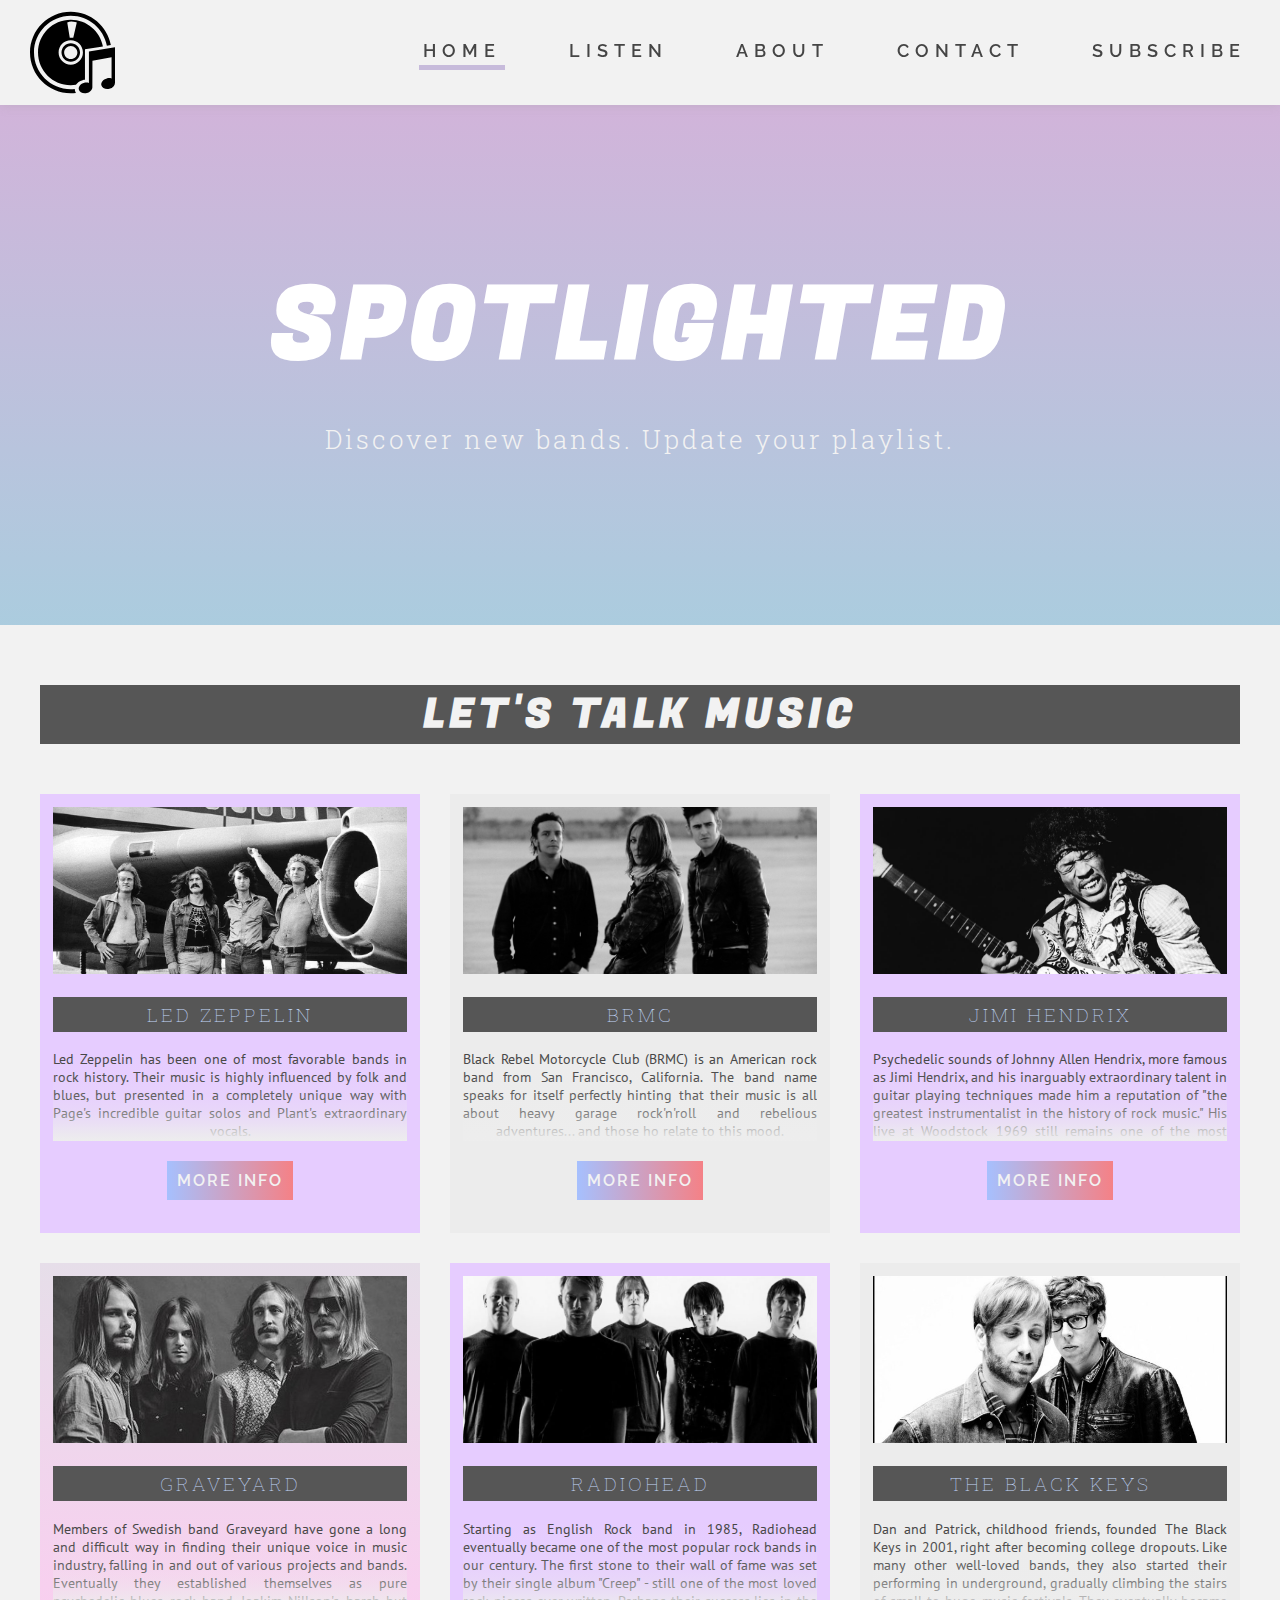
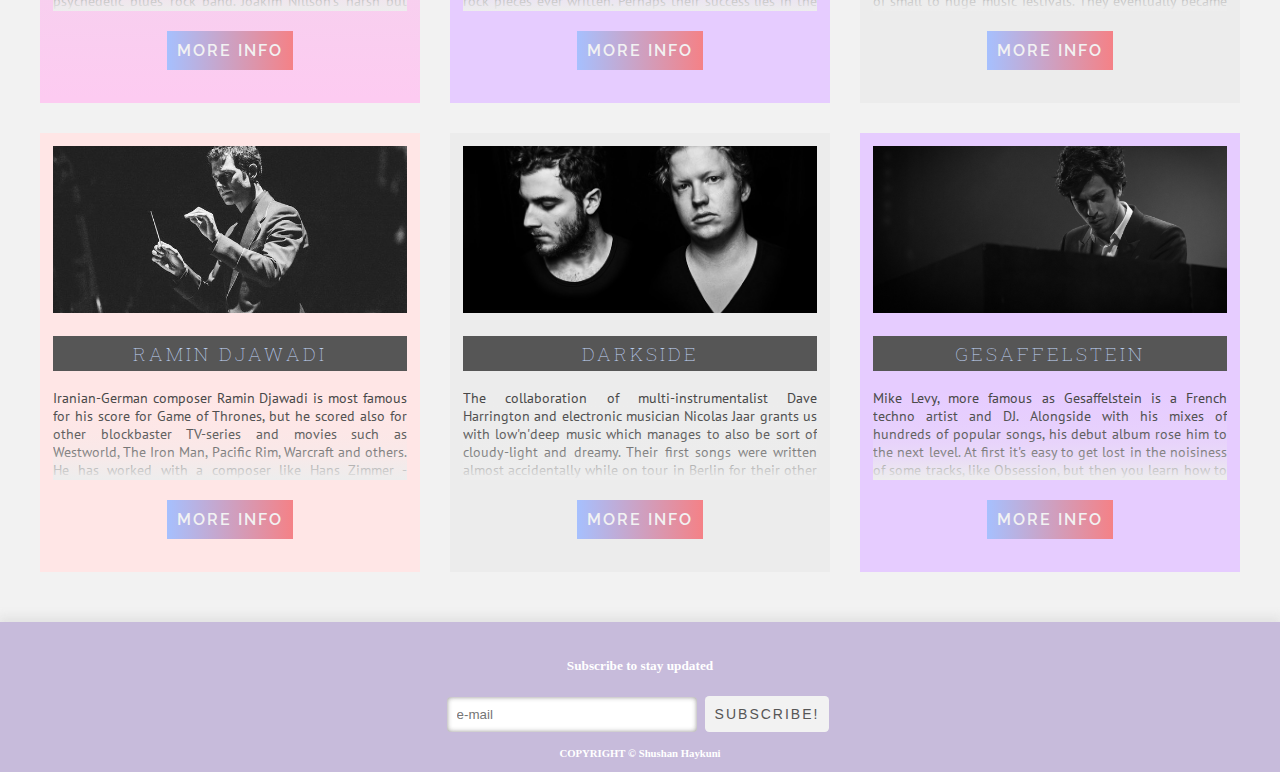
<file: index.html>
<!DOCTYPE html>
<html>
<head>
	<!-- Required meta tags -->
	<meta charset="utf-8">
	<meta name="viewport" content="width=device-width, initial-scale=1, shrink-to-fit=no">
	<!-- CSS -->
	<link rel="stylesheet" type="text/css" href="css/style.css">
	<link rel="media" type="text/css" href="css/media.css">
	<!-- Google fonts -->
	<link href="https://fonts.googleapis.com/css?family=Candal|Fugaz+One|PT+Sans|Raleway:500|Roboto Slab" rel="stylesheet">
	<!-- Browser Icon -->
	<link rel="icon" href="https://cdn4.iconfinder.com/data/icons/small-n-flat/24/disc-vinyl-512.png">
	<title>spotlighted</title>
</head>
<body>
	<!-- Top-Container -->
	<header>
		<nav class="navbar" role="navigation" aria-label="main navigation">
			<div class="icon-frame">
				<img src="icon/logo-music.svg">			
			</div>
			<div class="flex-spacer"></div>
			<div class="navbar-menu">
				<ul>
					<li><a class="active" href="#home">HOME 
					</a></li>
					<li><a href="https://www.youtube.com/user/shockish94/playlists?view_as=subscriber" target="_blank">LISTEN</a></li>
					<li><a href="#about">ABOUT</a></li>
					<li><a href="#contact">CONTACT</a></li>
					<li><a href=#subscribe">SUBSCRIBE</a></li>
				</ul>
			</div>

			<select>
				<option value="" selected="selected">Select</option>
				<option value="#home">HOME</option>
				<option value="https://www.youtube.com/user/shockish94/playlists?view_as=subscriber" target="_blank">LISTEN</option>
				<option value="#about">ABOUT</option>
				<option value="#contact">CONTACT</option>
			</select>
		</nav>
	</header>

	<!--Title -->
	<div class="spotlighted">
		<div class="main-title">
			<h1>SPOTLIGHTED</h1>
			<h2>Discover new bands. Update your playlist.</h2>
		</div>
	</div>

	<!-- Content -->
	<h4>LET'S TALK MUSIC</h4>
	<div class="grid">
		<div class="posts">
			<div class="image-frame">
				<img src="photo/led-zeppelin.jpg" alt="Led Zeppelin">			
			</div>
			<h3>led zeppelin</h3>
			<p>Led Zeppelin has been one of most favorable bands in rock history. Their music is highly influenced by folk and blues, but presented in a completely unique way with Page's incredible guitar solos and Plant's extraordinary vocals.</p>
      		<div class="more-info">
      			<a href="https://en.wikipedia.org/wiki/Led_Zeppelin" target="_blank">more info</a>
      		</div>
		</div>
		<div class="posts">
			<div class="image-frame">
				<img src="photo/black-rebel-motorcycle-club.jpg" alt="Black Rebel Motorcycle Club">
			</div>
      		<h3>BRMC</h3>
      		<p>Black Rebel Motorcycle Club (BRMC) is an American rock band from San Francisco, California. The band name speaks for itself perfectly hinting that their music is all about heavy garage rock'n'roll and rebelious adventures... and those ho relate to this mood.</p>
      		<div class="more-info">
      			<a href="https://en.wikipedia.org/wiki/Black_Rebel_Motorcycle_Club" target="_blank">more info</a>
      		</div>			
		</div>
		<div class="posts">
			<div class="image-frame">
        		<img src="photo/jimi-hendrix.jpg" alt="Jimi Hendrix">
      		</div>
			<h3>jimi hendrix</h3>
      		<p>Psychedelic sounds of Johnny Allen Hendrix, more famous as Jimi Hendrix, and his inarguably extraordinary talent in guitar playing techniques made him a reputation of "the greatest instrumentalist in the history of rock music." His live at Woodstock 1969 still remains one of the most legendary rock performances ever known.</p>
      		<div class="more-info">
      			<a href="https://en.wikipedia.org/wiki/Jimi_Hendrix" target="_blank">more info</a>
      		</div>	
		</div>
		<div class="posts">
			<div class="image-frame">
     			<img src="photo/graveyard.jpg" alt="Graveyard">
  			</div> 
   			<h3>Graveyard</h3>
   			<p>Members of Swedish band Graveyard have gone a long and difficult way in finding their unique voice in music industry, falling in and out of various projects and bands. Eventually they established themselves as pure psychedelic blues rock band. Joakim Nillson's harsh but melancolic timbre creates a stongly appealing character, and throws the listener into a billowy ocean of emotions.</p>
   			<div class="more-info">
   				<a href="https://en.wikipedia.org/wiki/Graveyard_(band)" target="_blank">more info</a>
   			</div>
		</div>
		<div class="posts">
			<div class="image-frame">
    			<img src="photo/radiohead.jpg" alt="Radiohead">
  			</div>
  			<h3>Radiohead</h3>
  			<p> Starting as English Rock band in 1985, Radiohead eventually became one of the most popular rock bands in our century. The first stone to their wall of fame was set by their single album "Creep" - still one of the most loved rock pieces ever written. Perhaps their success lies in the theme they chose - modern alienation - a problem so strongly rooted in contemporary society, and extraordinarily tender and multifaceted lyrics.</p>
  			<div class="more-info">
  				<a href="https://en.wikipedia.org/wiki/Radiohead" target="_blank">more info</a>
  			</div>
		</div>
		<div class="posts">
			<div class="image-frame">
       			<img src="photo/the-black-keys.jpg" alt="The Black Keys">
     		</div>  
     		<h3>the Black Keys</h3>
     		<p>Dan and Patrick, childhood friends, founded The Black Keys in 2001, right after becoming college dropouts. Like many other well-loved bands, they also started their performing in underground, gradually climbing the stairs of small to huge music festivals. They eventually became one of the most successful garage/blues rock bands.</p>
     		<div class="more-info">
     			<a href="https://en.wikipedia.org/wiki/The_Black_Keys" target="_blank">more info</a>
     		</div>
		</div>
		<div class="posts">
			<div class="image-frame">
   				<img src="photo/ramin-djawadi.jpg" alt="Ramin Djawadi">
 			</div>  
 			<h3>Ramin Djawadi</h3>
 			<p>Iranian-German composer Ramin Djawadi is most famous for his score for Game of Thrones, but he scored also for other blockbaster TV-series and movies such as Westworld, The Iron Man, Pacific Rim, Warcraft and others. He has worked with a composer like Hans Zimmer - currently the most famous symphonic soundtrack composer.</p>
 			<div class="more-info">
 				<a href="https://en.wikipedia.org/wiki/Ramin_Djawadi" target="_blank">more info</a>
 			</div>
		</div>
		<div class="posts">
			<div class="image-frame">
   				<img src="photo/darkside.jpg" alt="Darkside">
 			</div>
 			<h3>Darkside</h3>
 			<p>The collaboration of multi-instrumentalist Dave Harrington and electronic musician Nicolas Jaar grants us with low'n'deep music which manages to also be sort of cloudy-light and dreamy. Their first songs were written almost accidentally while on tour in Berlin for their other project.</p>
 			<div class="more-info">
 				<a href="https://en.wikipedia.org/wiki/Darkside_(band)" target="_blank">more info</a>
 			</div>
		</div>
		<div class="posts">
			<div class="image-frame">
    		<img src="photo/gesaffelstein.jpg" alt="Gesaffelstein">
  			</div>
  			<h3>Gesaffelstein</h3>
  			<p>Mike Levy, more famous as Gesaffelstein is a French techno artist and DJ. Alongside with his mixes of hundreds of popular songs, his debut album rose him to the next level. At first it's easy to get lost in the noisiness of some tracks, like Obsession, but then you learn how to pull out the deeper sounds from the bottom of the tracks.</p>
  			<div class="more-info">
  				<a href="https://en.wikipedia.org/wiki/Gesaffelstein" target="_blank">more info</a>
  			</div>
		</div>
	</div>

	<!-- Footer -->
	<footer>
		<div class="subscriber">
			<h5>Subscribe to stay updated</h5>
			<form>
				<input type="text" name="E-mail" placeholder="e-mail">
				<button type="button">Subscribe!</button>
			</form>
			<h6>COPYRIGHT © Shushan Haykuni</h6>
		</div>	
	</footer>
</body>
</html>
</file>
<file: css/style.css>
*	{
	box-sizing: border-box;
}

img {
	max-width: 100%;
}

title {
	font-family: courier;
}

body	{
	width: 100%;
	max-width: 100%;
	background-color: #f2f2f2;
	margin: 0;
}

header	{
	padding: 10px 30px;
	position: sticky;
	top: 0;
	display: flex;
	background-color: #f2f2f2;
	width: 100%;
	box-shadow: 0px 0px 10px 0px hsla(0, 0%, 62%, 0.35);
	z-index: 9999;
}

.navbar {
	width: 100%;
	max-width: 100%;
	height: 85px;
	display: flex;
	align-items: center;
}

.icon-frame {
	width: 85px;
	height: 85px;
}

.flex-spacer {
	flex-grow: 1;
}

nav select {
	display: none;
}

.navbar-menu {
	align-items: center;
	justify-content: center;
}

ul	{
	list-style-type: none;
	margin: 0;
	padding: 0;
	display: flex;
}

ul li {
	font-size: 20px;
	letter-spacing: 3px;
}

ul li:not(:last-child) {
	margin-right: 60px;
}

ul li a {
	font-family: "Raleway", sans-serif;
	font-size: 18px;
	font-weight: 600;
	letter-spacing: 6px;
	text-decoration-line: none;
	color: #454545;
	padding: 4px;
	display: flex;
	text-align: center;
	border-bottom: solid 5px #f2f2f2;
}

ul li a.active {
	border-bottom: solid 5px #c7bbdb;
}

ul li a:hover {
	cursor: pointer;
	border-bottom: solid 5px #c2d6fa;
	transition: border-color 0.2s ease-in;
}

.spotlighted	{
	width: 100%;
	height: 520px;
	display: flex;
	text-align: center;
	align-items: center;
	justify-content: center;
	background: linear-gradient(to bottom, #d9afd9, #97d9e1) fixed;
	margin: 0;
	padding: 0;
}

.main-title {
	align-self: center;
	justify-content: center;
}

h1 {
	color: white;
	font-size: 100px;
	letter-spacing: 5px;
	text-align: center;
	margin: 0;
	font-family: "Fugaz One", cursive;
}

h2	{
	color: #f2f2f2;
	letter-spacing: 3px;
	font-family: "Roboto Slab", serif;
	font-size: 26px;
	font-weight: 300;
}

h4 {
	font-family: "Fugaz One", cursive;
	font-size: 40px;
	text-align: center;
	letter-spacing: 5px;
	color: #f2f2f2;
	background-color: #565656;
	margin: 60px 40px 0;
}

.grid	{
	display: grid;
	grid-template-columns: repeat(auto-fit, minmax(300px,1fr));
	grid-gap: 30px;
	padding: 50px 40px;
	margin: 0;
}

.posts {
	background-color: #ececec;
	padding: 13px;
	text-align: justify;
	text-align-last: center;
	color: #454545;
}

.posts:nth-child(odd) {
	background: #e6ccff;
}

.posts:nth-last-child(3) {
	background: #ffe6e6;
}

.posts:nth-child(4) {
	background-image: linear-gradient(to top, #fdcbf1 0%, #fdcbf1 1%, #e6dee9 100%);
}

.image-frame	{
	max-width: 100%;
}

.image-frame img {
	max-width: 100%;
	height: 167px;
	width: 100%;
	object-fit: cover;
	object-position: 50% 50%;
}

h3 {
	background-color: #565656;
	color: #c2d6fa;
	padding: 5px;
	text-transform: uppercase;
	letter-spacing: 3px;
	text-align: center;
	font-family: "Roboto Slab", serif;
	font-weight: 100;
}

.posts p {
	font-family: "PT Sans", sans-serif;
	font-size: 14px;
	height: calc(5*1.3em);
	overflow-y: hidden;
	position: relative;
}

.posts p:before {
	content: "";
    position: absolute;
    width: 100%;
    height: 100%;
    background-image: linear-gradient( to bottom, hsla(0, 0%, 93%, 0) 0%, hsla(0, 0%, 93%, 0.028) 13.8%, hsla(0, 0%, 93%, 0.059) 25.6%, hsla(0, 0%, 93%, 0.093) 35.7%, hsla(0, 0%, 93%, 0.133) 44.4%, hsla(0, 0%, 93%, 0.177) 51.7%, hsla(0, 0%, 93%, 0.227) 58%, hsla(0, 0%, 93%, 0.282) 63.3%, hsla(0, 0%, 93%, 0.344) 68%, hsla(0, 0%, 93%, 0.413) 72.3%, hsla(0, 0%, 93%, 0.49) 76.3%, hsla(0, 0%, 93%, 0.574) 80.3%, hsla(0, 0%, 93%, 0.667) 84.4%, hsla(0, 0%, 93%, 0.768) 88.9%, hsla(0, 0%, 93%, 0.879) 94.1%, hsl(0, 0%, 93%) 100% );

}

.more-info {
	margin: 30px 0;
}

.more-info a {
	text-transform: uppercase;
	text-decoration: none;
	color: #f2f2f2;
	background-image: linear-gradient(to right, #a6c0fe 0%, #f68084 51%, #a6c0fe 100%);
	padding: 10px;
	margin: 5px 70px;
	font-family: "Raleway", sans-serif;
	font-size: 16px;
	font-weight: 600;
	letter-spacing: 2px;
	background-size: 200% auto;
}

.more-info a:hover {
	background-position: right center;
	color: #565656;
	animation: running;
	transition: 1s;
	cursor: pointer;
}

footer	{
	width: 100%;
	height: 150px;
	display: flex;
	text-align: center;
	align-items: center;
	justify-content: center;
	background: #c7bbdb;
	margin: 0;
	padding: 15px;
	box-shadow: 0 -4px 9px 2px hsla(0, 0%, 62%, 0.17);
}

.subscriber {
	color: white;
}

input {
	border-radius: 0.3em;
	border-width: 0;
	padding: 10px;
	width: 250px;
	box-shadow: inset 0px 0px 5px 0px #524f4f9e;
}

button {
	padding: 10px;
	background-color: #f2f2f2;
	border: transparent;
	border-radius: 0.3em;
	color: #565656;
	text-transform: uppercase;
	text-align: center;
	letter-spacing: 2px;
	font-size: 14px;
	display: inline-block;
	margin: 0 4px;
	cursor: pointer;
}

h6 {
	margin-bottom: 0;
	margin-top: 15px;
}

/* responsive media */
@media only screen and (max-width: 768px) {
	body {
		width: 100%;
		background-color: #f2f2f2;
		margin: 0;
	}

	header {
		top: 0;
		position: sticky;
		z-index: 9999;
	}

	ul li:not(:last-child) {
		margin-right: 16px;
	}

	ul li a {
		font-size: 14px;
	}

	.icon-frame {
		width: 70px;
		height: 70px; 
	}

	.spotlighted {
		height: 360px;
	}

	h1 {
		font-size: 80px;
	}
}

@media only screen and (max-width: 414px) {
	body {
		width: 100%;
		max-width: 100%;
	}

	.navbar {
		width: 100%;
	}

	.spotlighted {
		padding: 15px;
		height: 250px;
		background-image: linear-gradient(to bottom, #d9afd9, #97d9e1) fixed;
	}

	h1 {
		font-size: 40px;
	}

	h2 {
		font-size: 16px;
	}

	nav ul {display: none; }
	nav select {
		display: inline-block;
		font-family: "Raleway", sans-serif;
		font-size: 12px;
		font-weight: 600;
		letter-spacing: 6px;
		text-decoration-line: none;
		color: #454545;
		padding: 4px;
		display: flex;
		text-align: center;
		border-bottom: solid 5px #f2f2f2; 
	}

	.grid {
		padding: 0px 20px 20px;
		margin-top: 0;
	}

	h4 {
		font-size: 25px;
		margin: 20px 20px;
	}

	button {
		display: inline-block;
		justify-content: center;
		margin: 10px;
	}
}
</file>
